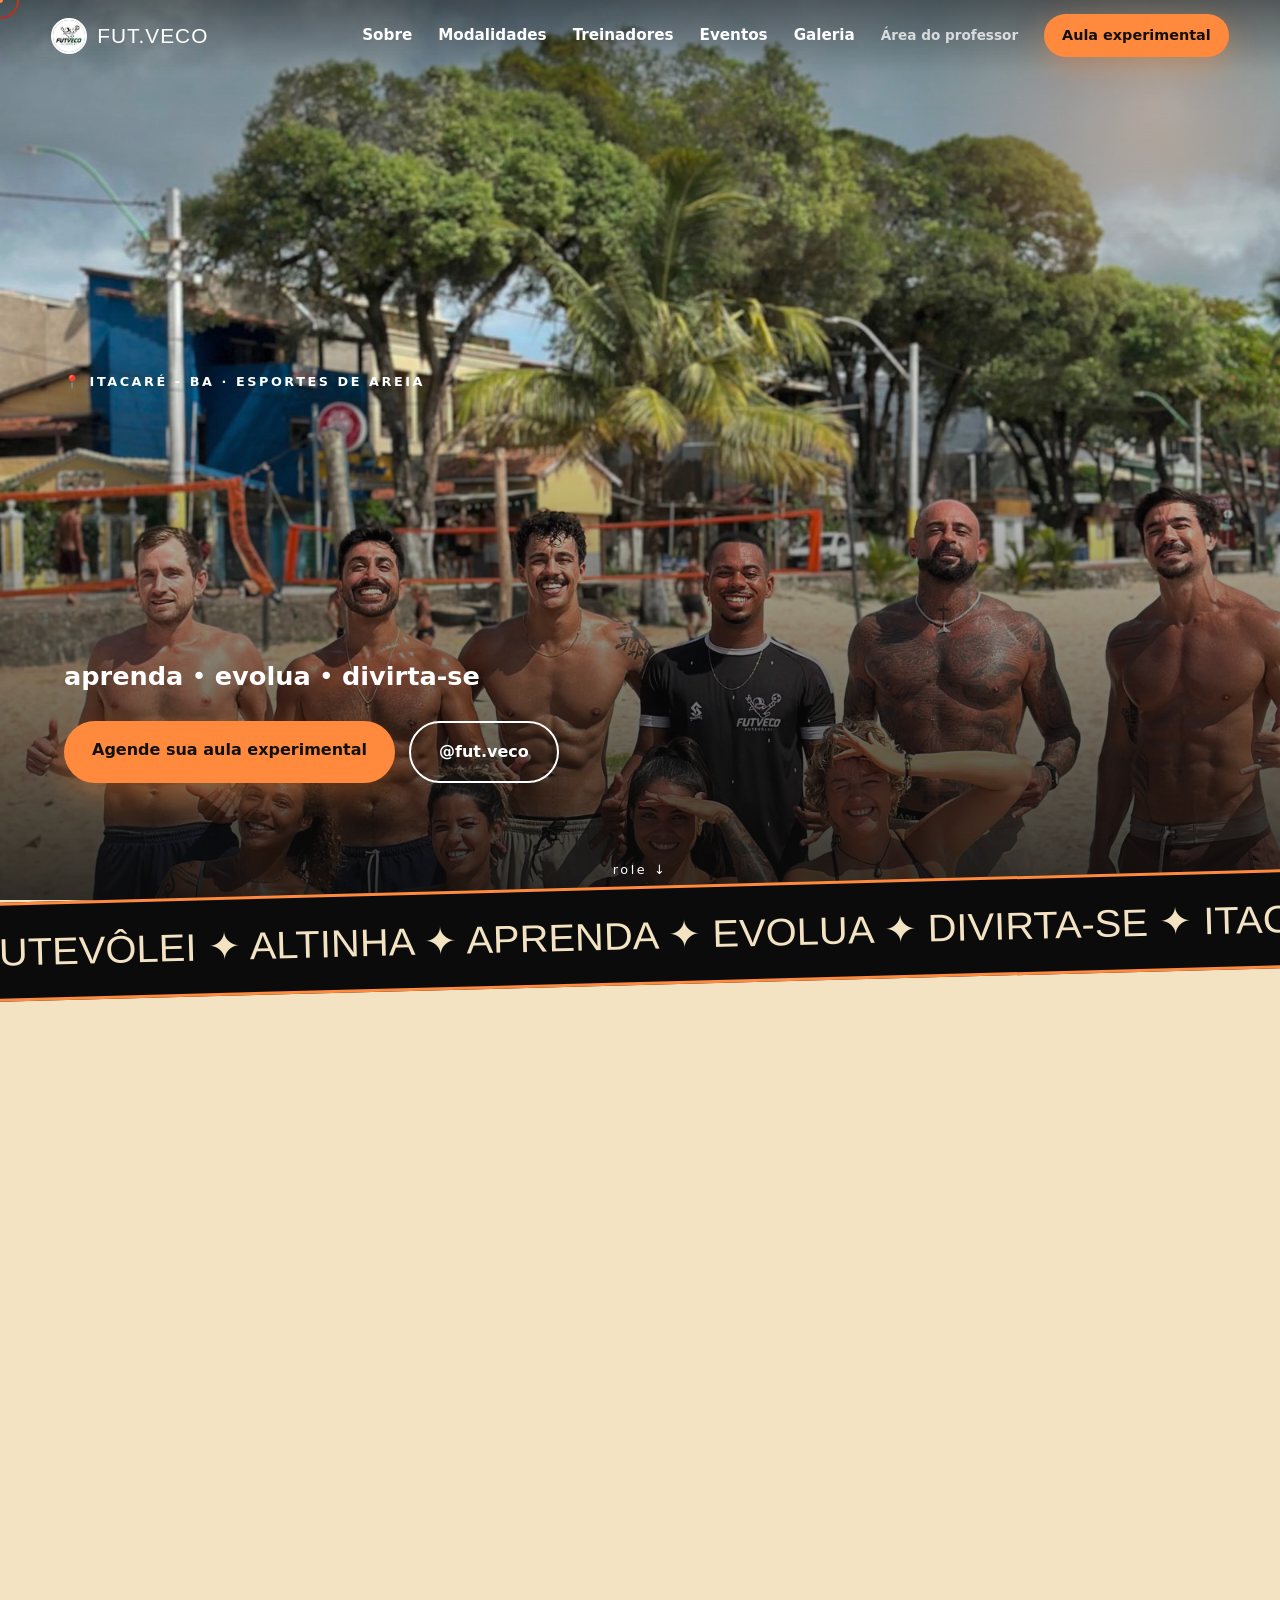
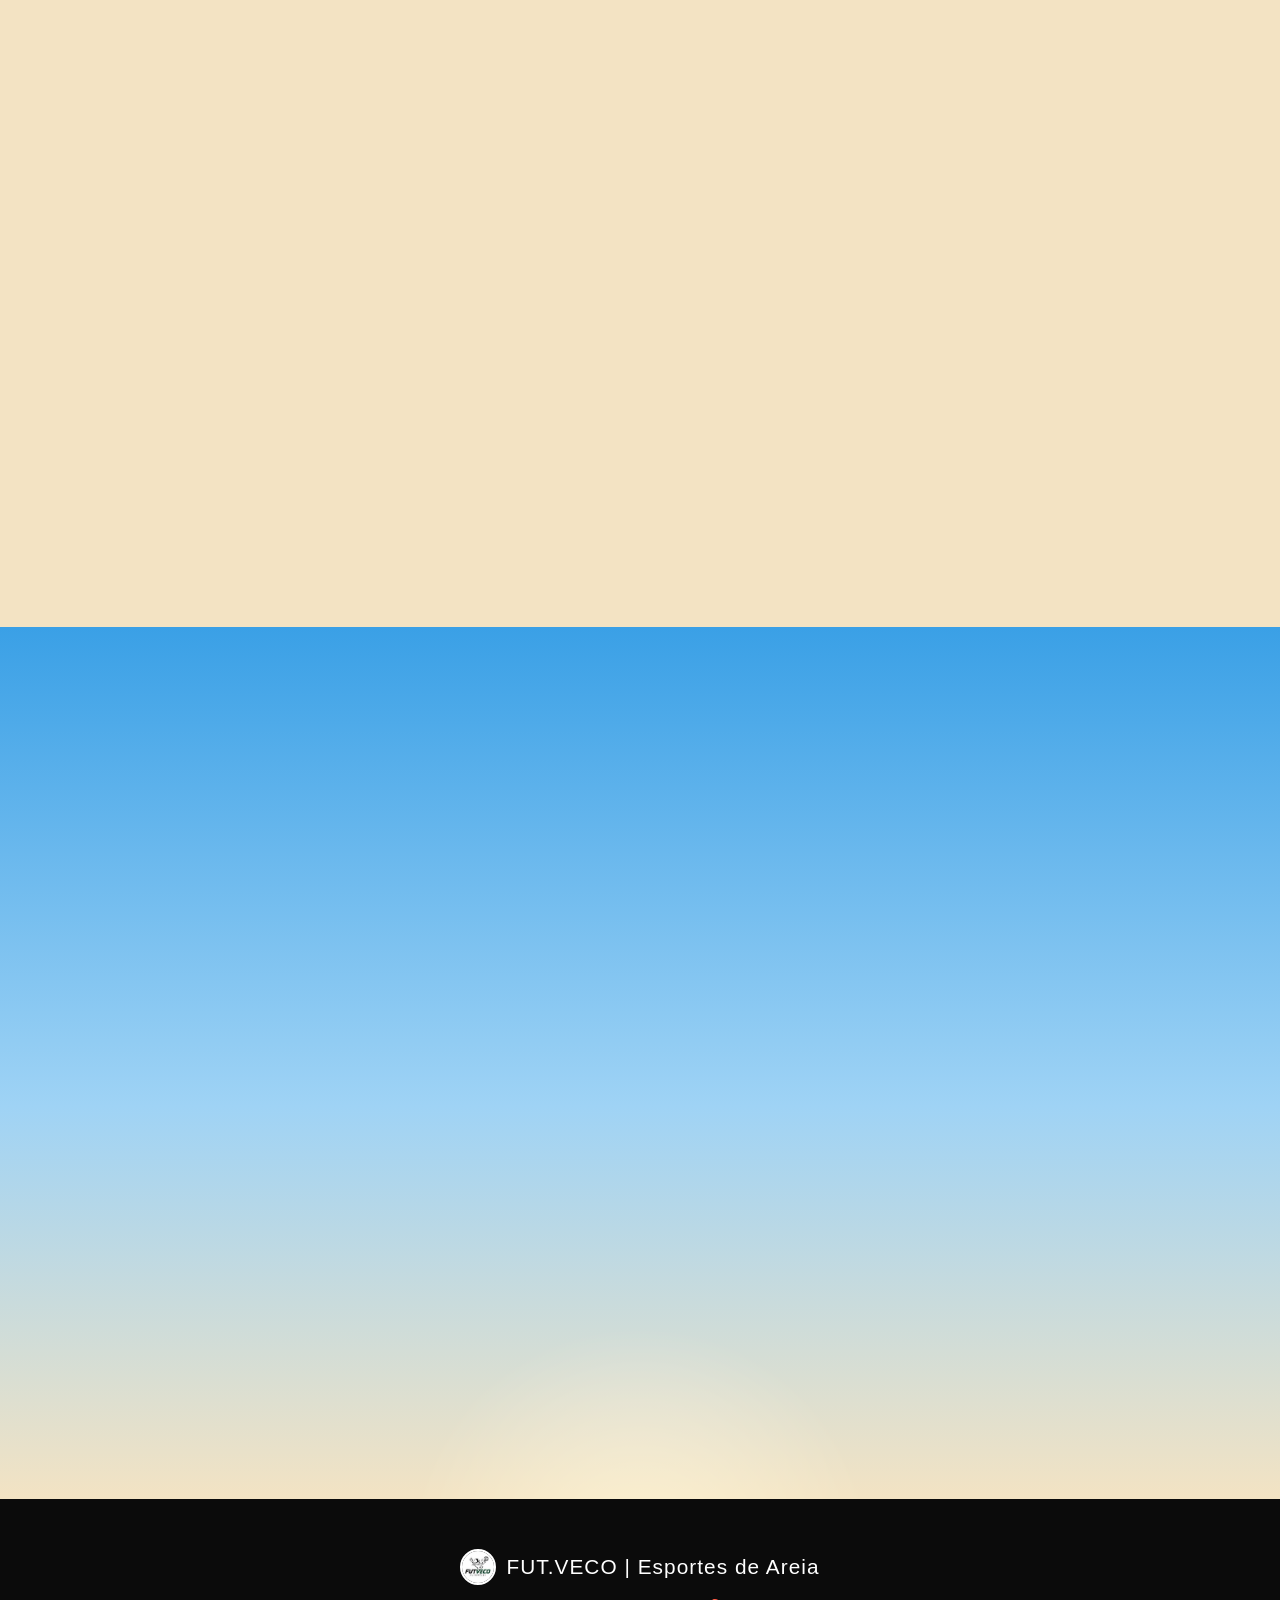
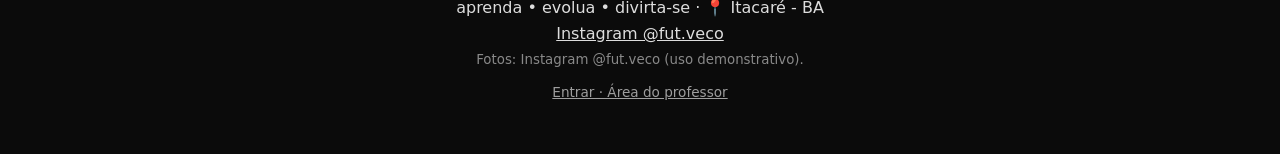
<file: index.html>
<!doctype html><html lang="pt-BR"><head><meta charset="utf-8">
<meta http-equiv="Content-Security-Policy" content="default-src 'self'; script-src 'self'; style-src 'self' https://fonts.googleapis.com; font-src https://fonts.gstatic.com; img-src 'self' data:; connect-src 'self'; object-src 'none'; base-uri 'self'; form-action 'none'; frame-src 'none'">
<meta name="referrer" content="strict-origin-when-cross-origin">
<link rel="canonical" href="https://kauan-gattward.github.io/futveco/">
<meta property="og:url" content="https://kauan-gattward.github.io/futveco/"><meta property="og:locale" content="pt_BR"><meta property="og:site_name" content="FUT.VECO">
<meta property="og:image:width" content="1200"><meta property="og:image:height" content="630"><meta property="og:image:alt" content="Alunos da FUT.VECO na areia em Itacaré">
<meta name="twitter:image" content="https://kauan-gattward.github.io/futveco/og.jpg">
<link rel="preload" as="image" href="img/18.jpg" fetchpriority="high">

<meta name="viewport" content="width=device-width,initial-scale=1,viewport-fit=cover">
<title>FUT.VECO | Esportes de Areia — Futevôlei em Itacaré-BA</title>
<meta name="description" content="Escola de futevôlei e altinha em Itacaré-BA. Aprenda • evolua • divirta-se. Treino para todos os níveis.">
<meta name="theme-color" content="#0b0b0b">
<meta property="og:type" content="website"><meta property="og:title" content="FUT.VECO | Esportes de Areia">
<meta property="og:description" content="aprenda • evolua • divirta-se — treino para todos os níveis. 📍 Itacaré - BA">
<meta property="og:image" content="https://kauan-gattward.github.io/futveco/og.jpg"><meta name="twitter:card" content="summary_large_image">
<link rel="icon" href="favicon.png"><link rel="apple-touch-icon" href="img/profile.jpg">
<link rel="preconnect" href="https://fonts.googleapis.com"><link rel="preconnect" href="https://fonts.gstatic.com" crossorigin>
<link href="https://fonts.googleapis.com/css2?family=Anton&family=Inter:wght@400;600;800&display=swap" rel="stylesheet">
<link rel="stylesheet" href="style.css">
<noscript><link rel="stylesheet" href="noscript.css"></noscript>
<script src="admin/data.js" defer></script>
<script src="script.js" defer></script></head><body>
<a class="skip" href="#sobre">Pular para o conteúdo</a>
<div id="loader" aria-hidden="true"><div class="lball"></div><div class="lname">FUT.VECO</div><div class="lbar"><i></i></div></div>
<div class="cursor" aria-hidden="true"></div><div class="cursor-dot" aria-hidden="true"></div>
<header class="nav"><a href="#topo" class="brand"><img src="img/profile.jpg" width="150" height="150" alt="">FUT.VECO</a>
<button class="burger" aria-label="Abrir menu" aria-expanded="false" aria-controls="menu"><span></span><span></span></button>
<nav class="menu" id="menu" aria-label="Menu principal"><a href="#sobre">Sobre</a><a href="#modalidades">Modalidades</a><a href="#treinadores">Treinadores</a><a href="#eventos">Eventos</a><a href="#galeria">Galeria</a><a href="admin/" class="prof-link">Área do professor</a><a href="#aula" class="btn sm magnetic">Aula experimental</a></nav></header>
<main>
<section id="topo" class="hero">
 <div class="hero-bg" data-parallax="0.3"><img src="img/18.jpg" width="1600" height="2133" fetchpriority="high" decoding="async" alt="Alunos da FUT.VECO reunidos na areia em Itacaré"></div>
 <div class="sun"></div><div class="hero-shade"></div>
 <div class="hero-in">
  <p class="kicker reveal">📍 Itacaré - BA · Esportes de Areia</p>
  <h1 class="kinetic" aria-label="FUT.VECO"><span aria-hidden="true">FUT</span><span class="dot" aria-hidden="true">.</span><span aria-hidden="true">VECO</span></h1>
  <p class="tag"><b>aprenda</b> • <b>evolua</b> • <b>divirta-se</b></p>
  <div class="ctas"><a href="https://ig.me/m/fut.veco" target="_blank" rel="noopener noreferrer" class="btn magnetic" data-exp>Agende sua aula experimental</a><a href="https://www.instagram.com/fut.veco/" target="_blank" rel="noopener noreferrer" class="btn ghost magnetic">@fut.veco</a></div>
 </div>
 <a href="#sobre" class="scroll-hint" aria-label="Rolar para a seção Sobre">role ↓</a>
</section>
<div class="marquee" aria-hidden="true"><div class="track"><span>FUTEVÔLEI ✦ ALTINHA ✦ APRENDA ✦ EVOLUA ✦ DIVIRTA-SE ✦ ITACARÉ-BA ✦ TREINO PARA TODOS OS NÍVEIS ✦ </span><span>FUTEVÔLEI ✦ ALTINHA ✦ APRENDA ✦ EVOLUA ✦ DIVIRTA-SE ✦ ITACARÉ-BA ✦ TREINO PARA TODOS OS NÍVEIS ✦ </span></div></div>

<section id="sobre" class="sec sobre"><div class="wrap two">
 <div><p class="eyebrow reveal">Sobre</p><h2 class="reveal">Esportes de areia com o pé na praia de Itacaré.</h2>
 <p class="reveal">A <b>FUT.VECO</b> é uma escola de futevôlei e altinha em Itacaré, Bahia. Aqui o lema é simples: <b>aprenda, evolua e divirta-se</b> — com <b>treino para todos os níveis</b>, do primeiro toque na bola ao campeonato.</p>
 <p class="reveal">Treinos de técnica, condicionamento e leitura de jogo (tem até treino cognitivo-reativo!), sempre com resenha boa e muita energia na areia.</p>
 <p class="reveal note">🕒 Veja horários e local nos <a href="https://www.instagram.com/fut.veco/" target="_blank" rel="noopener noreferrer">destaques do Instagram</a>.</p></div>
 <div class="stack reveal"><img src="img/thumb/01.jpg" width="640" height="1137" alt="Treino cognitivo-reativo na areia" data-parallax="-0.08" loading="lazy"><img src="img/thumb/09.jpg" width="640" height="1138" alt="Short FUT.VECO - parceria Vida de Sereia" class="s2" data-parallax="0.1" loading="lazy"></div>
</div></section>

<section id="modalidades" class="sec dark"><div class="wrap">
 <p class="eyebrow reveal">Modalidades</p><h2 class="reveal">Escolha seu jogo.</h2>
 <div class="cards">
  <article class="card tilt reveal"><img src="img/thumb/16.jpg" width="640" height="1138" alt="Treino de futevôlei" loading="lazy"><div class="ci"><span class="num">01</span><h3>Futevôlei</h3><p>Fundamentos, técnica, tática e condicionamento — com dicas e treinos para todos os níveis.</p></div></article>
  <article class="card tilt reveal"><img src="img/thumb/03.jpg" width="640" height="853" alt="Altinha na praia" loading="lazy"><div class="ci"><span class="num">02</span><h3>Altinha</h3><p>A roda clássica da praia: controle de bola, toque refinado e muita diversão entre amigos.</p></div></article>
 </div></div></section>

<section id="treinadores" class="sec"><div class="wrap">
 <p class="eyebrow reveal">Treinadores</p><h2 class="reveal">Aos comandos de…</h2>
 <div class="coaches">
  <a class="coach reveal magnetic" href="https://www.instagram.com/veveco.ftv/" target="_blank" rel="noopener noreferrer"><span class="ini">V</span><b>@veveco.ftv</b><small>ver perfil ↗</small></a>
  <a class="coach reveal magnetic" href="https://www.instagram.com/jpzin__19/" target="_blank" rel="noopener noreferrer"><span class="ini">J</span><b>@jpzin__19</b><small>ver perfil ↗</small></a>
  <a class="coach reveal magnetic" href="https://www.instagram.com/mar.1aac/" target="_blank" rel="noopener noreferrer"><span class="ini">M</span><b>@mar.1aac</b><small>ver perfil ↗</small></a>
 </div></div></section>

<section id="eventos" class="sec sand"><div class="wrap">
 <p class="eyebrow reveal">Eventos & conquistas</p><h2 class="reveal">Na areia, tem história.</h2>
 <ol class="timeline">
  <li class="reveal"><img src="img/thumb/02.jpg" width="640" height="853" alt="Alunos com troféus em Barra Grande" loading="lazy"><div><h3>🏆 Circuito Regional de Futevôlei — Barra Grande</h3><p>Etapa da R2 Sports com alunos trazendo troféus para casa. Parabéns, time!</p></div></li>
  <li class="reveal"><img src="img/thumb/05.jpg" width="640" height="1138" alt="Arte do 1º Campeonato Interno" loading="lazy"><div><h3>🥇 1º Campeonato Interno FutVeco — 3 de outubro</h3><p>Disputa na areia do CT, uma experiência para viver junto com a família FUT.VECO.</p></div></li>
  <li class="reveal"><img src="img/thumb/09.jpg" width="640" height="1138" alt="Parceria Vida de Sereia" loading="lazy"><div><h3>🧜‍♀️ Parceria Vida de Sereia</h3><p>Sintonia e energia em uma parceria que veste a areia.</p></div></li>
  <li class="reveal"><img src="img/thumb/15.jpg" width="640" height="1138" alt="Brasil x Israel" loading="lazy"><div><h3>🇧🇷 × 🇮🇱 Conexão Brasil x Israel</h3><p>Troca de experiências com <a href="https://www.instagram.com/omer_sharvit_/" target="_blank" rel="noopener noreferrer">@omer_sharvit_</a>.</p></div></li>
  <li class="reveal"><img src="img/thumb/18.jpg" width="640" height="853" alt="Aulão de trick" loading="lazy"><div><h3>⚡ Primeiro aulão de trick</h3><p>Com o prof. <a href="https://www.instagram.com/jpzin__19/" target="_blank" rel="noopener noreferrer">@jpzin__19</a> — e aula experimental para quem quis conhecer.</p></div></li>
 </ol></div></section>

<section id="numeros" class="sec dark nums"><div class="wrap grid4">
 <div class="n reveal"><b data-count="63">63</b><span>posts</span></div>
 <div class="n reveal"><b data-count="1038">1.038</b><span>seguidores</span></div>
 <div class="n reveal"><b data-count="3">3</b><span>treinadores</span></div>
 <div class="n reveal"><b data-count="2">2</b><span>modalidades</span></div>
</div></section>

<section id="galeria" class="sec"><div class="wrap">
 <p class="eyebrow reveal">Galeria</p><h2 class="reveal">Direto do @fut.veco</h2>
 <div class="masonry" id="gal"></div>
 <noscript><p>Ative o JavaScript para ver a galeria completa, ou veja todas as fotos no <a href="https://www.instagram.com/fut.veco/" rel="noopener noreferrer">Instagram @fut.veco</a>.</p></noscript></div></section>

<section id="aula" class="sec cta"><div class="sun s2"></div><div class="wrap center">
 <h2 class="reveal big">Agende sua<br><em>aula experimental</em></h2>
 <p class="reveal">Treino para todos os níveis. Chama no direct e venha jogar com a gente em Itacaré!</p>
 <div class="ctas reveal"><a href="https://ig.me/m/fut.veco" target="_blank" rel="noopener noreferrer" class="btn magnetic" data-exp>Agendar aula experimental</a><a href="https://ig.me/m/fut.veco" target="_blank" rel="noopener noreferrer" class="btn ghost dk magnetic">Mandar mensagem no Instagram</a><a href="https://www.instagram.com/fut.veco/" target="_blank" rel="noopener noreferrer" class="btn ghost dk magnetic">Ver horários e local</a></div>
</div></section>
</main>
<footer class="foot"><div class="wrap"><div class="brand"><img src="img/profile.jpg" width="150" height="150" alt="">FUT.VECO | Esportes de Areia</div>
<p>aprenda • evolua • divirta-se · 📍 Itacaré - BA</p><p><a href="https://www.instagram.com/fut.veco/" target="_blank" rel="noopener noreferrer">Instagram @fut.veco</a></p>
<small>Fotos: Instagram @fut.veco (uso demonstrativo).</small><p class="foot-admin"><a href="admin/">Entrar · Área do professor</a></p></div></footer>
<dialog class="exp-dlg" id="expDlg" aria-labelledby="expTitle">
 <form id="expForm" method="dialog" novalidate>
  <button class="exp-x" value="cancel" formnovalidate aria-label="Fechar">×</button>
  <h2 id="expTitle">Aula experimental</h2>
  <p class="exp-demo" role="note"><b>Demonstração:</b> o pedido fica salvo só neste navegador (área do professor de exemplo). Para garantir sua vaga, chame também no Instagram.</p>
  <label>Seu nome *<input name="nome" required maxlength="80" autocomplete="name"></label>
  <label>WhatsApp *<input name="telefone" type="tel" inputmode="tel" required maxlength="20" autocomplete="tel" placeholder="(73) 9...."></label>
  <div class="exp-two"><label>Nível<select name="nivel"><option value="iniciante">Iniciante</option><option value="intermediário">Intermediário</option><option value="avançado">Avançado</option></select></label>
  <label>Data preferida *<input name="data" type="date" required></label></div>
  <p class="exp-err" role="alert"></p>
  <button class="btn" value="ok">Enviar pedido</button>
  <a href="https://ig.me/m/fut.veco" target="_blank" rel="noopener noreferrer" class="exp-ig">Prefiro mandar DM no Instagram ↗</a>
 </form>
 <div class="exp-ok" hidden role="status"><div class="exp-ball" aria-hidden="true"></div><h2>Pedido enviado! 🏐</h2><p>Obrigado! Agora é só confirmar com a gente pelo Instagram.</p><a href="https://ig.me/m/fut.veco" target="_blank" rel="noopener noreferrer" class="btn">Confirmar no Instagram</a><button type="button" class="exp-close link">Fechar</button></div>
</dialog>
<div class="lb" id="lb" aria-hidden="true" role="dialog" aria-modal="true" aria-label="Galeria de fotos" hidden><button class="lb-x" aria-label="Fechar">×</button><button class="lb-p" aria-label="Anterior">‹</button><img alt="" decoding="async"><button class="lb-n" aria-label="Próxima">›</button><p class="lb-c" aria-live="polite"></p></div>
</body></html>
</file>
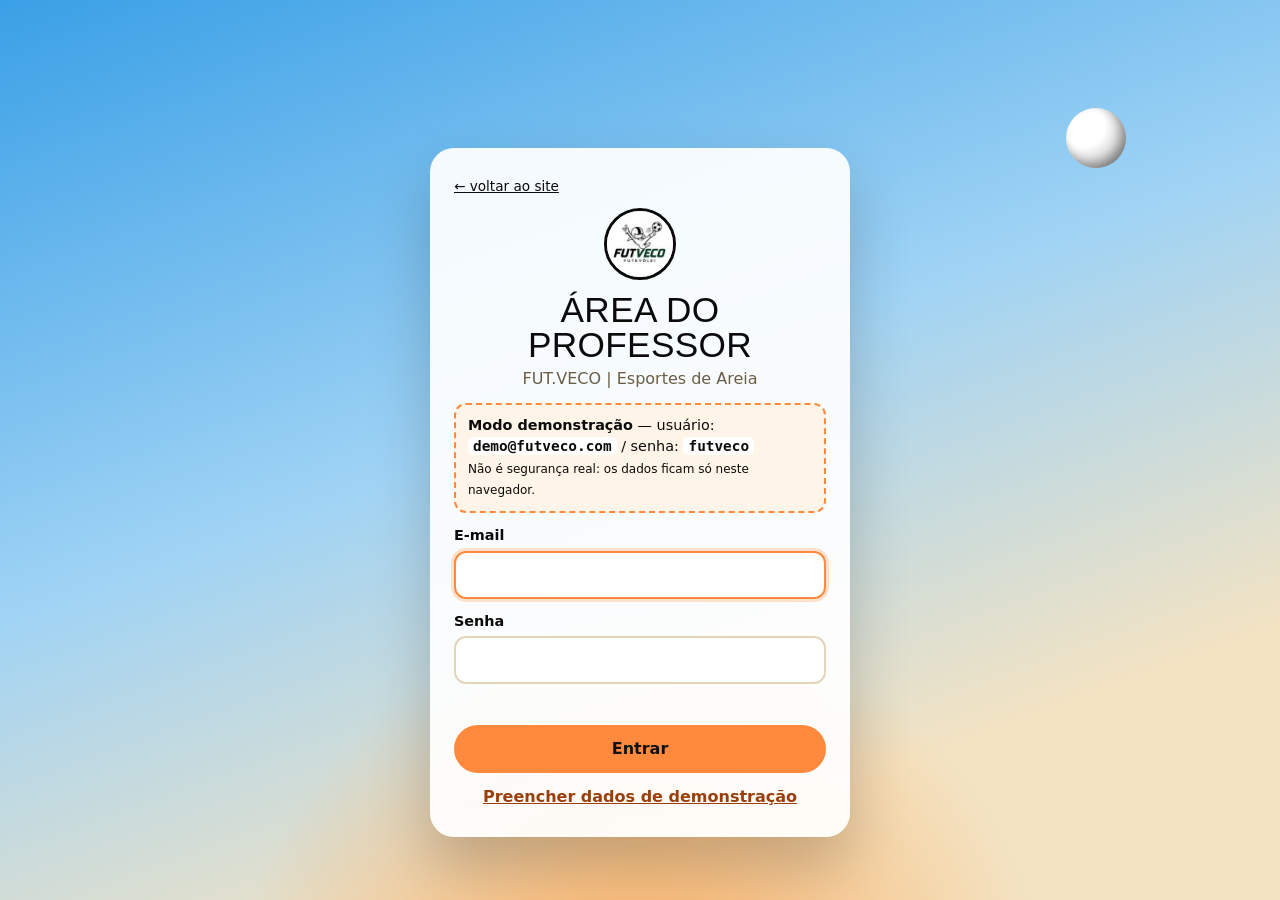
<file: admin/index.html>
<!doctype html><html lang="pt-BR"><head><meta charset="utf-8">
<meta http-equiv="Content-Security-Policy" content="default-src 'self'; script-src 'self'; style-src 'self' https://fonts.googleapis.com; font-src https://fonts.gstatic.com; img-src 'self' data: blob:; connect-src 'self' https://*.supabase.co; object-src 'none'; base-uri 'self'; form-action 'self'; frame-src 'none'">
<meta name="referrer" content="strict-origin-when-cross-origin">
<meta name="robots" content="noindex, nofollow">
<meta name="viewport" content="width=device-width,initial-scale=1,viewport-fit=cover">
<meta name="theme-color" content="#0b0b0b">
<title>Área do professor — FUT.VECO</title>
<link rel="icon" href="../favicon.png">
<link rel="preconnect" href="https://fonts.googleapis.com"><link rel="preconnect" href="https://fonts.gstatic.com" crossorigin>
<link href="https://fonts.googleapis.com/css2?family=Anton&family=Inter:wght@400;600;800&display=swap" rel="stylesheet">
<link rel="stylesheet" href="admin.css">
<script src="data.js" defer></script><script src="app.js" defer></script>
</head><body>
<noscript><p class="nojs">Esta área precisa de JavaScript ativado.</p></noscript>
<!-- LOGIN -->
<section id="login" class="login" hidden>
 <div class="login-bg" aria-hidden="true"><div class="sun"></div><div class="ball"></div></div>
 <form class="login-card" id="loginForm" novalidate>
  <a href="../" class="back">← voltar ao site</a>
  <img src="../img/profile.jpg" width="72" height="72" alt="" class="logo">
  <h1>Área do professor</h1>
  <p class="muted">FUT.VECO | Esportes de Areia</p>
  <div class="demo-note" role="note"><b>Modo demonstração</b> — usuário: <code>demo@futveco.com</code> / senha: <code>futveco</code><br><small>Não é segurança real: os dados ficam só neste navegador.</small></div>
  <label>E-mail<input type="email" name="email" autocomplete="username" required></label>
  <label>Senha<input type="password" name="senha" autocomplete="current-password" required></label>
  <p class="err" id="loginErr" role="alert"></p>
  <button class="btn" type="submit">Entrar</button>
  <button class="link" type="button" id="fillDemo">Preencher dados de demonstração</button>
 </form>
</section>
<!-- APP -->
<div id="app" class="app" hidden>
 <header class="top">
  <button class="icon burger" id="burger" aria-label="Abrir menu" aria-expanded="false" aria-controls="side"><span></span><span></span><span></span></button>
  <div class="tbrand"><img src="../img/profile.jpg" width="32" height="32" alt="">FUT.VECO <small>admin</small></div>
  <span class="pill demo">dados de exemplo</span>
 </header>
 <aside class="side" id="side" aria-label="Navegação">
  <div class="sbrand"><img src="../img/profile.jpg" width="40" height="40" alt=""><div><b>FUT.VECO</b><small>Área do professor</small></div></div>
  <nav id="nav"></nav>
  <div class="sfoot">
   <button class="sbtn" id="btnExport" type="button">⬇ Exportar backup</button>
   <label class="sbtn file">⬆ Importar backup<input type="file" id="fileImport" accept="application/json,.json"></label>
   <button class="sbtn" id="btnReset" type="button">↺ Restaurar dados de exemplo</button>
   <button class="sbtn" id="btnLogout" type="button">⎋ Sair</button>
   <a class="sbtn" href="../">← Site público</a>
  </div>
 </aside>
 <div class="scrim" id="scrim" hidden></div>
 <main id="main" class="main" tabindex="-1"></main>
</div>
<dialog id="dlg" class="dlg" aria-labelledby="dlgTitle"><form method="dialog" id="dlgForm" novalidate><header><h2 id="dlgTitle"></h2><button class="icon x" value="cancel" formnovalidate aria-label="Fechar">×</button></header><div class="dlg-body" id="dlgBody"></div><footer id="dlgFoot"></footer></form></dialog>
<div class="toasts" id="toasts" aria-live="polite"></div>
</body></html>
</file>
<file: style.css>
:root{--ink:#0b0b0b;--sand:#f3e3c3;--sand2:#e9cf9f;--sky:#3aa0e6;--sun:#ff8a3d;--w:#fff}
*{box-sizing:border-box;margin:0;padding:0}html{scroll-behavior:smooth;scroll-padding-top:70px;overflow-x:hidden;-webkit-text-size-adjust:100%}
@supports(overflow:clip){html,body{overflow-x:clip}}
body{font-family:Inter,system-ui,sans-serif;background:var(--sand);color:var(--ink);overflow-x:hidden;line-height:1.6}
body.loading{overflow:hidden}img{display:block;max-width:100%;height:auto}a{color:inherit}
h1,h2,h3,.lname,.num,.n b{font-family:Anton,Impact,sans-serif;font-weight:400;letter-spacing:.01em;line-height:1}
h2{font-size:clamp(2.2rem,6vw,4.4rem);margin:.2em 0 .5em;text-transform:uppercase}
.wrap{width:min(1180px,92vw);margin:auto}.sec{padding:clamp(70px,12vw,140px) 0;position:relative;overflow:hidden}
.eyebrow{text-transform:uppercase;letter-spacing:.3em;font-weight:800;font-size:.8rem;color:#9a3f0c}.dark .eyebrow{color:var(--sun)}
.skip{position:absolute;left:-999px;top:8px;z-index:200;background:#fff;color:#111;padding:10px 16px;border-radius:8px}.skip:focus{left:8px}
:focus-visible{outline:3px solid var(--sun);outline-offset:3px}
.dark{background:var(--ink);color:var(--w)}.sand{background:var(--sand2)}
/* loader */
#loader{position:fixed;inset:0;background:var(--ink);z-index:100;display:grid;place-content:center;justify-items:center;gap:18px;color:#fff;transition:clip-path .9s cubic-bezier(.7,0,.2,1)}
#loader{animation:lfail .01s 6s forwards}@keyframes lfail{to{visibility:hidden;opacity:0}}
#loader.done{clip-path:inset(0 0 100% 0);pointer-events:none}.lname{font-size:3rem;letter-spacing:.1em}
.lbar{width:180px;height:3px;background:#333;overflow:hidden}.lbar i{display:block;height:100%;width:0;background:var(--sun);transition:width .3s}
.lball,.ball{width:56px;height:56px;border-radius:50%;background:radial-gradient(circle at 30% 30%,#fff 0 30%,#ddd 60%,#999);position:relative;box-shadow:inset -6px -6px 12px rgba(0,0,0,.3)}
.lball::after,.ball::after{content:"";position:absolute;inset:0;border-radius:50%;background:conic-gradient(from 0deg,transparent 0 20%,#111 20% 25%,transparent 25% 45%,#111 45% 50%,transparent 50% 70%,#111 70% 75%,transparent 75% 95%,#111 95%);-webkit-mask:radial-gradient(circle,transparent 45%,#000 47%);mask:radial-gradient(circle,transparent 45%,#000 47%);opacity:.8}
.lball{animation:bounce .6s infinite alternate cubic-bezier(.5,0,1,.5),spin 1.2s linear infinite}
@keyframes bounce{to{transform:translateY(-40px)}}@keyframes spin{to{rotate:360deg}}
/* cursor */
.cursor,.cursor-dot{position:fixed;top:0;left:0;pointer-events:none;z-index:99;border-radius:50%;transform:translate(-50%,-50%);display:none}
.cursor{width:38px;height:38px;border:2px solid var(--sun);transition:width .25s,height .25s,background .25s;mix-blend-mode:difference}
.cursor.big{width:70px;height:70px;background:rgba(255,138,61,.25)}.cursor-dot{width:6px;height:6px;background:var(--sun)}
@media (hover:hover) and (pointer:fine){.cursor,.cursor-dot{display:block}}
/* nav */
.nav{position:fixed;top:0;left:0;right:0;z-index:50;display:flex;justify-content:space-between;align-items:center;padding:max(14px,env(safe-area-inset-top)) 4vw 14px;background:linear-gradient(rgba(0,0,0,.35),transparent);transition:background .3s,padding .3s;color:#fff}
.nav.solid{background:rgba(11,11,11,.85);-webkit-backdrop-filter:blur(10px);backdrop-filter:blur(10px);padding:8px 4vw}
.brand{display:flex;align-items:center;gap:10px;font-family:Anton,sans-serif;font-size:1.3rem;text-decoration:none;letter-spacing:.05em}
.brand img{width:36px;height:36px;border-radius:50%;border:2px solid #fff}
.menu{display:flex;gap:26px;align-items:center}.menu a{text-decoration:none;font-weight:600;font-size:.95rem}
.menu a:not(.btn){position:relative}.menu a:not(.btn)::after{content:"";position:absolute;left:0;bottom:-4px;height:2px;width:100%;background:var(--sun);transform:scaleX(0);transition:transform .3s}.menu a:hover::after{transform:scaleX(1)}
.burger{display:none;background:none;border:0;width:44px;height:44px;position:relative;z-index:60;cursor:pointer}
.burger span{position:absolute;left:8px;right:8px;height:2px;background:#fff;transition:.3s}.burger span:first-child{top:16px}.burger span:last-child{top:25px}
.burger.on span:first-child{top:20px;rotate:45deg}.burger.on span:last-child{top:20px;rotate:-45deg}
@media(max-width:860px){.burger{display:block}.menu{position:fixed;inset:0;height:100vh;height:100dvh;background:var(--ink);flex-direction:column;justify-content:center;gap:28px;clip-path:circle(0 at calc(100% - 40px) 36px);visibility:hidden;transition:clip-path .6s cubic-bezier(.7,0,.2,1),visibility 0s .6s}
.menu.open{clip-path:circle(150% at calc(100% - 40px) 36px);visibility:visible;transition:clip-path .6s cubic-bezier(.7,0,.2,1)}.menu a{font-size:1.6rem;font-family:Anton,sans-serif}}
/* buttons */
.btn{display:inline-block;background:var(--sun);color:#111;padding:16px 28px;border-radius:999px;font-weight:800;text-decoration:none;transition:background .3s,color .3s,box-shadow .3s;box-shadow:0 10px 30px rgba(255,138,61,.35);will-change:transform}
.btn:hover{background:#fff}.btn.ghost{background:transparent;color:#fff;border:2px solid #fff;box-shadow:none}.btn.ghost:hover{background:#fff;color:#111}
.btn.ghost.dk{color:#111;border-color:#111}.btn.ghost.dk:hover{background:#111;color:#fff}.btn.sm{padding:10px 18px;font-size:.9rem}
.ctas{display:flex;gap:14px;flex-wrap:wrap}
/* hero */
.hero{height:100vh;height:100svh;min-height:600px;position:relative;overflow:hidden;color:#fff;display:flex;align-items:flex-end}
.hero-bg{position:absolute;inset:-10% 0 0;}.hero-bg img{width:100%;height:110%;object-fit:cover;object-position:center 35%;animation:kb 18s ease-in-out infinite alternate}
@keyframes kb{to{transform:scale(1.12)}}
.hero-shade{position:absolute;inset:0;background:linear-gradient(180deg,rgba(0,0,0,.35),transparent 35%,rgba(11,11,11,.85))}
.sun{position:absolute;width:40vmax;height:40vmax;border-radius:50%;right:-10vmax;top:-12vmax;background:radial-gradient(circle,rgba(255,170,80,.75),rgba(255,138,61,0) 65%);mix-blend-mode:screen;animation:pulse 6s ease-in-out infinite}
@keyframes pulse{50%{transform:scale(1.15);opacity:.7}}
.hero-in{position:relative;z-index:2;padding:0 5vw 13vh;width:100%}
.kicker{font-weight:600;letter-spacing:.2em;text-transform:uppercase;font-size:.8rem}
.kinetic{font-size:clamp(4.5rem,19vw,15rem);display:flex;margin:.05em 0;text-shadow:0 10px 40px rgba(0,0,0,.4)}
.js .kinetic span{display:inline-block;transform:translateY(110%) rotate(8deg);opacity:0}.kinetic span{display:inline-block}
.ready .kinetic span{animation:up .9s cubic-bezier(.2,.9,.2,1.2) forwards}.ready .kinetic span:nth-child(2){animation-delay:.12s;color:var(--sun)}.ready .kinetic span:nth-child(3){animation-delay:.24s}
@keyframes up{to{transform:none;opacity:1}}
.tag{font-size:clamp(1.1rem,3vw,1.6rem);margin-bottom:24px}.tag b{display:inline-block}.ready .tag b{animation:wob 3s ease-in-out infinite}.tag b:nth-child(2){animation-delay:.3s!important}.tag b:nth-child(3){animation-delay:.6s!important}
@keyframes wob{0%,80%,100%{transform:none}90%{transform:translateY(-6px);color:var(--sun)}}
@keyframes fl{0%,100%{transform:translateY(0) rotate(0)}50%{transform:translateY(-50px) rotate(200deg)}}
.scroll-hint{position:absolute;bottom:20px;left:50%;translate:-50%;z-index:3;font-size:.8rem;letter-spacing:.2em;text-decoration:none;animation:hint 2s infinite}
@keyframes hint{50%{transform:translateY(6px);opacity:.5}}
.marquee{background:var(--ink);color:var(--sand);overflow:hidden;padding:16px 0;border-block:3px solid var(--sun);transform:rotate(-1.5deg) scaleX(1.04);margin:-14px 0 0;position:relative;z-index:4}
.track{display:flex;width:max-content;animation:mq 28s linear infinite}.track span{font-family:Anton,sans-serif;font-size:clamp(1.4rem,3.5vw,2.4rem);white-space:pre;padding-right:.5em}
@keyframes mq{to{transform:translateX(-50%)}}
/* sobre */
.two{display:grid;grid-template-columns:1.1fr .9fr;gap:6vw;align-items:center}.two p{margin-bottom:1em;font-size:1.08rem}
.note a{font-weight:800;color:#b5501a}
.stack{position:relative;height:clamp(420px,55vw,620px)}.stack img{position:absolute;width:62%;border-radius:20px;box-shadow:0 30px 60px rgba(0,0,0,.25);aspect-ratio:9/14;object-fit:cover}
.stack img:first-child{left:0;top:0;rotate:-4deg}.stack .s2{right:0;bottom:0;rotate:5deg}
@media(max-width:860px){.two{grid-template-columns:1fr}}
/* cards */
.cards{display:grid;grid-template-columns:1fr 1fr;gap:28px}.card{position:relative;border-radius:24px;overflow:hidden;aspect-ratio:4/5;transform-style:preserve-3d;transition:transform .2s}
.card img{width:100%;height:100%;object-fit:cover;transition:transform .8s}.card:hover img{transform:scale(1.08)}
.ci{position:absolute;inset:auto 0 0;padding:28px;background:linear-gradient(transparent,rgba(0,0,0,.85))}.ci h3{font-size:clamp(2.2rem,5vw,3.6rem);text-transform:uppercase}.num{color:var(--sun);font-size:1.2rem}
@media(max-width:700px){.cards{grid-template-columns:1fr}}
/* coaches */
.coaches{display:grid;grid-template-columns:repeat(3,1fr);gap:22px}
.coach{background:var(--ink);color:#fff;border-radius:24px;padding:34px 24px;text-decoration:none;display:flex;flex-direction:column;gap:8px;transition:background .3s}
.coach:hover{background:var(--sun);color:#111}.ini{font-family:Anton,sans-serif;font-size:4rem;line-height:1;width:90px;height:90px;border-radius:50%;display:grid;place-items:center;background:linear-gradient(135deg,var(--sky),var(--sun));color:#fff;margin-bottom:10px}
.coach b{font-size:1.3rem}.coach small{opacity:.7}
@media(max-width:760px){.coaches{grid-template-columns:1fr}}
/* timeline */
.timeline{list-style:none;position:relative;padding-left:34px}.timeline::before{content:"";position:absolute;left:8px;top:0;bottom:0;width:3px;background:var(--ink);transform-origin:top;transform:scaleY(var(--p,0))}
.timeline li{display:grid;grid-template-columns:160px 1fr;gap:24px;align-items:center;margin-bottom:34px;position:relative;background:rgba(255,255,255,.55);padding:16px;border-radius:20px}
.timeline li::before{content:"";position:absolute;left:-33px;top:50%;width:16px;height:16px;border-radius:50%;background:var(--sun);border:3px solid var(--ink);translate:0 -50%}
.timeline img{width:160px;height:160px;object-fit:cover;border-radius:14px}.timeline h3{font-size:1.6rem;margin-bottom:6px}.timeline a{font-weight:800}
@media(max-width:600px){.timeline li{grid-template-columns:1fr}.timeline img{width:100%;height:200px}}
/* nums */
.grid4{display:grid;grid-template-columns:repeat(4,1fr);gap:20px;text-align:center}.n b{display:block;font-size:clamp(3rem,9vw,6rem);color:var(--sun)}.n span{text-transform:uppercase;letter-spacing:.2em;font-size:.8rem}
@media(max-width:700px){.grid4{grid-template-columns:1fr 1fr;row-gap:40px}}
/* gallery */
.masonry{columns:4 240px;column-gap:16px}.masonry figure{-webkit-column-break-inside:avoid;break-inside:avoid;margin-bottom:16px;border-radius:16px;overflow:hidden;position:relative;cursor:zoom-in}
.masonry button{all:unset;display:block;width:100%;cursor:zoom-in}.masonry img{width:100%;transition:transform .7s,filter .5s}.masonry figure:hover img{transform:scale(1.07);filter:saturate(1.3)}
.masonry figcaption{position:absolute;inset:auto 0 0;padding:14px;color:#fff;font-size:.85rem;background:linear-gradient(transparent,rgba(0,0,0,.8));transform:translateY(100%);transition:transform .4s}
.masonry figure:hover figcaption,.masonry figure:focus-within figcaption{transform:none}@media(hover:none){.masonry figcaption{transform:none}}
@media(max-width:600px){.masonry{columns:2;column-gap:10px}.masonry figure{margin-bottom:10px}}
/* lightbox */
.lb[hidden]{display:none}.lb{position:fixed;inset:0;overscroll-behavior:contain;background:rgba(5,5,5,.95);z-index:90;display:grid;place-items:center;opacity:0;pointer-events:none;transition:opacity .3s;touch-action:pan-y}
.lb.on{opacity:1;pointer-events:auto}.lb img{max-width:92vw;max-height:82vh;border-radius:10px;transition:transform .3s,opacity .3s}
.lb button{position:absolute;z-index:2;background:rgba(255,255,255,.12);color:#fff;border:0;font-size:2.4rem;width:56px;height:56px;border-radius:50%;cursor:pointer}
.lb-x{top:16px;right:16px}.lb-p{left:16px;top:50%;translate:0 -50%}.lb-n{right:16px;top:50%;translate:0 -50%}.lb-c{position:absolute;bottom:20px;color:#fff;text-align:center;padding:0 20px;font-size:.95rem}
/* cta */
.cta{background:linear-gradient(180deg,var(--sky),#9fd3f5 55%,var(--sand));text-align:center}.cta .sun.s2{left:50%;right:auto;top:auto;bottom:-25vmax;translate:-50%}
.center{position:relative}.center p{font-size:1.15rem;margin:0 auto 28px;max-width:560px}.center .ctas{justify-content:center}
.big{font-size:clamp(3rem,10vw,7.5rem)}.big em{font-style:normal;color:#fff;-webkit-text-stroke:2px var(--ink);paint-order:stroke fill}
.foot{background:var(--ink);color:#ddd;padding:50px 0;text-align:center}.foot .brand{justify-content:center;margin-bottom:10px;color:#fff}.foot small{opacity:.6}
/* reveal */
.js .reveal{opacity:0;transform:translateY(40px)}.reveal{transition:opacity .9s,transform .9s cubic-bezier(.2,.8,.2,1)}.reveal.in{opacity:1;transform:none}
@media(prefers-reduced-motion:reduce){html{scroll-behavior:auto}*,*::before,*::after{animation:none!important;transition:none!important}.js .reveal,.js .kinetic span{opacity:1;transform:none}#loader{display:none}}
@media(max-width:600px){.sun{filter:none;mix-blend-mode:normal}.hero-bg img{animation-duration:30s}}
/* aula experimental (demo) */
.prof-link{opacity:.75;font-size:.85rem!important}
.foot-admin{margin-top:10px;font-size:.85rem}.foot-admin a{opacity:.7}
.exp-dlg{border:0;border-radius:24px;padding:0;width:min(460px,94vw);max-height:92vh;max-height:92dvh;margin:auto;background:var(--sand);color:var(--ink);box-shadow:0 30px 80px rgba(0,0,0,.4);overflow:auto}
.exp-dlg[open]{animation:expIn .4s cubic-bezier(.2,.9,.2,1.2)}@keyframes expIn{from{opacity:0;transform:translateY(30px) scale(.95)}}
.exp-dlg::backdrop{background:rgba(5,5,5,.6);-webkit-backdrop-filter:blur(4px);backdrop-filter:blur(4px)}
.exp-dlg form,.exp-ok{padding:26px 22px;display:flex;flex-direction:column;gap:12px;position:relative}
.exp-dlg h2{font-size:2rem;margin:0;text-transform:uppercase}
.exp-dlg label{display:flex;flex-direction:column;gap:4px;font-weight:600;font-size:.9rem}
.exp-dlg input,.exp-dlg select{font:inherit;font-size:16px;border:2px solid #d9c49c;border-radius:12px;padding:10px 12px;background:#fff;min-height:46px;width:100%}
.exp-dlg input:focus,.exp-dlg select:focus{outline:none;border-color:var(--sun);box-shadow:0 0 0 3px rgba(255,138,61,.3)}
.exp-dlg [aria-invalid=true]{border-color:#c0392b}
.exp-two{display:grid;grid-template-columns:1fr 1fr;gap:10px}
.exp-demo{background:#fff4e8;border:2px dashed var(--sun);border-radius:12px;padding:8px 10px;font-size:.82rem}
.exp-err{color:#a12a1c;font-weight:600;min-height:1em;font-size:.9rem;margin:0}
.exp-x{position:absolute;top:10px;right:10px;width:44px;height:44px;border:0;border-radius:50%;background:rgba(0,0,0,.08);font-size:1.6rem;cursor:pointer}
.exp-dlg .btn{border:0;cursor:pointer;font:inherit;font-weight:800;text-align:center}
.exp-ig{text-align:center;font-weight:600;color:#9a3f0c}
.exp-ok{text-align:center;align-items:center}.exp-close{background:none;border:0;text-decoration:underline;cursor:pointer;font:inherit;padding:8px}
.exp-ball{width:60px;height:60px;border-radius:50%;background:radial-gradient(circle at 30% 30%,#fff 0 35%,#ccc 70%,#888);animation:bounce .6s infinite alternate cubic-bezier(.5,0,1,.5)}
</file>
<file: noscript.css>
#loader,.cursor,.cursor-dot{display:none!important}
.reveal,.kinetic span{opacity:1!important;transform:none!important}
body{overflow:auto!important}
</file>
<file: admin/admin.css>
:root{--ink:#0b0b0b;--ink2:#1a1a1a;--sand:#f3e3c3;--sand2:#e9cf9f;--paper:#fbf6ec;--sky:#3aa0e6;--sun:#ff8a3d;--sund:#9a3f0c;--ok:#1f8a4c;--warn:#b7791f;--bad:#c0392b;--line:#e3d5b8;--r:16px}
*{box-sizing:border-box;margin:0;padding:0}html{-webkit-text-size-adjust:100%}
body{font-family:Inter,system-ui,sans-serif;background:var(--paper);color:var(--ink);line-height:1.5;min-height:100vh}
h1,h2,h3,.kpi b,.tbrand{font-family:Anton,Impact,sans-serif;font-weight:400;letter-spacing:.01em}
img{display:block;max-width:100%;height:auto}button,input,select,textarea{font:inherit;color:inherit}
:focus-visible{outline:3px solid var(--sun);outline-offset:2px}
[hidden]{display:none!important}.muted{color:#6b5d45}.nojs{padding:30px;text-align:center}
.btn{display:inline-flex;align-items:center;justify-content:center;gap:6px;background:var(--sun);color:#111;border:0;border-radius:999px;padding:12px 20px;font-weight:800;cursor:pointer;text-decoration:none;transition:transform .15s,box-shadow .2s,background .2s;min-height:44px}
.btn:hover{box-shadow:0 8px 20px rgba(255,138,61,.35);transform:translateY(-1px)}.btn:active{transform:scale(.97)}
.btn.sec{background:var(--ink);color:#fff}.btn.ghost{background:transparent;border:2px solid var(--ink)}.btn.sm{padding:6px 12px;min-height:34px;font-size:.85rem}.btn.danger{background:var(--bad);color:#fff}
.btn.wa{background:#1f8a4c;color:#fff}
.link{background:none;border:0;color:var(--sund);font-weight:600;cursor:pointer;text-decoration:underline}
.icon{background:none;border:0;cursor:pointer;width:44px;height:44px;display:grid;place-items:center;font-size:1.6rem}
/* login */
.login{min-height:100vh;min-height:100dvh;display:grid;place-items:center;padding:20px;background:linear-gradient(160deg,var(--sky),#9fd3f5 45%,var(--sand) 80%);position:relative;overflow:hidden}
.login-bg .sun{position:absolute;width:70vmax;height:70vmax;border-radius:50%;left:50%;bottom:-45vmax;translate:-50%;background:radial-gradient(circle,rgba(255,160,70,.8),transparent 65%);animation:pulse 6s ease-in-out infinite}
.ball{position:absolute;top:12%;right:12%;width:60px;height:60px;border-radius:50%;background:radial-gradient(circle at 30% 30%,#fff 0 35%,#ccc 70%,#888);box-shadow:inset -5px -5px 10px rgba(0,0,0,.3);animation:fl 4s ease-in-out infinite}
@keyframes pulse{50%{transform:scale(1.1);opacity:.75}}@keyframes fl{50%{transform:translateY(-40px) rotate(180deg)}}
.login-card{position:relative;width:min(420px,100%);background:rgba(255,255,255,.92);-webkit-backdrop-filter:blur(10px);backdrop-filter:blur(10px);border-radius:24px;padding:28px 24px;box-shadow:0 30px 60px rgba(0,0,0,.2);display:flex;flex-direction:column;gap:12px;animation:pop .6s cubic-bezier(.2,.9,.2,1.2)}
@keyframes pop{from{opacity:0;transform:translateY(30px) scale(.96)}}
.login-card .logo{width:72px;height:72px;border-radius:50%;border:3px solid var(--ink);margin:0 auto}
.login-card h1{text-align:center;font-size:2.2rem;text-transform:uppercase;line-height:1}.login-card .muted{text-align:center;margin-top:-8px}
.back{font-size:.85rem;color:var(--ink)}
.demo-note{background:#fff4e8;border:2px dashed var(--sun);border-radius:12px;padding:10px 12px;font-size:.9rem}.demo-note code{background:#fff;padding:1px 5px;border-radius:5px;font-weight:700}
label{display:flex;flex-direction:column;gap:4px;font-weight:600;font-size:.9rem}
input,select,textarea{border:2px solid var(--line);border-radius:12px;padding:10px 12px;background:#fff;min-height:44px;width:100%;font-weight:400;font-size:16px}
input:focus,select:focus,textarea:focus{border-color:var(--sun);outline:none;box-shadow:0 0 0 3px rgba(255,138,61,.25)}
.err{color:var(--bad);font-weight:600;min-height:1.2em;font-size:.9rem}
.shake{animation:shake .4s}@keyframes shake{25%{transform:translateX(-8px)}75%{transform:translateX(8px)}}
/* layout */
.app{min-height:100vh}
.top{position:sticky;top:0;z-index:30;display:flex;align-items:center;gap:8px;background:var(--ink);color:#fff;padding:6px 10px;padding-top:max(6px,env(safe-area-inset-top))}
.tbrand{display:flex;align-items:center;gap:8px;font-size:1.2rem;flex:1}.tbrand img{border-radius:50%;border:2px solid #fff}.tbrand small{font-family:Inter;font-size:.7rem;opacity:.7;text-transform:uppercase;letter-spacing:.15em}
.burger{flex-direction:column;gap:5px;display:flex;align-items:center;justify-content:center}.burger span{width:22px;height:2px;background:#fff;display:block}
.pill{display:inline-block;padding:3px 10px;border-radius:999px;font-size:.72rem;font-weight:800;text-transform:uppercase;letter-spacing:.04em;background:#eee;white-space:nowrap}
.pill.demo{background:var(--sun);color:#111}
.side{position:fixed;inset:0 auto 0 0;width:min(290px,84vw);background:var(--ink);color:#eee;z-index:50;display:flex;flex-direction:column;transform:translateX(-102%);transition:transform .35s cubic-bezier(.7,0,.2,1);overflow-y:auto;visibility:hidden}
.side.open{transform:none;visibility:visible}
.scrim{position:fixed;inset:0;background:rgba(0,0,0,.45);z-index:40;animation:fade .3s}@keyframes fade{from{opacity:0}}
.sbrand{display:flex;gap:10px;align-items:center;padding:18px}.sbrand img{border-radius:50%;border:2px solid #fff}.sbrand small{display:block;opacity:.6;font-size:.75rem}
#nav{display:flex;flex-direction:column;padding:6px 10px;gap:2px}
#nav a{display:flex;gap:12px;align-items:center;padding:11px 14px;border-radius:12px;color:#ddd;text-decoration:none;font-weight:600;transition:background .2s,color .2s}
#nav a:hover{background:#222}#nav a[aria-current=page]{background:var(--sun);color:#111}
.sfoot{margin-top:auto;padding:12px;display:flex;flex-direction:column;gap:4px;border-top:1px solid #222}
.sbtn{background:none;border:0;color:#bbb;text-align:left;padding:9px 12px;border-radius:10px;cursor:pointer;font-size:.88rem;text-decoration:none;display:block}.sbtn:hover{background:#222;color:#fff}
.file input{position:absolute;width:1px;height:1px;opacity:0}.file:focus-within{outline:3px solid var(--sun)}
.main{padding:18px 14px 80px;max-width:1200px;margin:auto;outline:none}
@media(min-width:960px){.top{display:none}.side{transform:none;visibility:visible}.main{margin-left:290px;padding:30px 34px}.scrim{display:none!important}}
/* view */
.view{animation:vin .45s cubic-bezier(.2,.8,.2,1)}@keyframes vin{from{opacity:0;transform:translateY(14px)}}
.vh{display:flex;flex-wrap:wrap;gap:10px;align-items:flex-end;justify-content:space-between;margin-bottom:16px}
.vh h1{font-size:clamp(2rem,6vw,2.8rem);text-transform:uppercase;line-height:1}.vh p{color:#6b5d45;font-size:.9rem}
.tools{display:flex;flex-wrap:wrap;gap:8px;margin-bottom:14px}.tools input,.tools select{flex:1 1 150px;width:auto}
.grid{display:grid;gap:14px}.g4{grid-template-columns:repeat(2,1fr)}.g2{grid-template-columns:1fr}
@media(min-width:760px){.g4{grid-template-columns:repeat(4,1fr)}.g2{grid-template-columns:1fr 1fr}}
.card{background:#fff;border:1px solid var(--line);border-radius:var(--r);padding:16px;box-shadow:0 2px 0 rgba(0,0,0,.03)}
.card h3{font-size:1.25rem;margin-bottom:8px;text-transform:uppercase}
.kpi{position:relative;overflow:hidden;animation:vin .5s both}.kpi b{display:block;font-size:2.4rem;line-height:1.1}.kpi span{font-size:.8rem;color:#6b5d45;font-weight:600}
.kpi::after{content:"";position:absolute;right:-20px;top:-20px;width:70px;height:70px;border-radius:50%;background:var(--c,var(--sun));opacity:.18}
.kpi:nth-child(2){animation-delay:.06s;--c:var(--sky)}.kpi:nth-child(3){animation-delay:.12s;--c:#ffb703}.kpi:nth-child(4){animation-delay:.18s;--c:var(--bad)}
.dark{background:var(--ink);color:#fff;border-color:var(--ink)}.dark .muted{color:#bbb}
.bars{display:flex;align-items:flex-end;gap:8px;height:140px;padding-top:10px}
.bar{flex:1;display:flex;flex-direction:column;align-items:center;justify-content:flex-end;gap:4px;height:100%;font-size:.72rem;min-width:0}
.bar i{display:block;width:100%;max-width:44px;border-radius:8px 8px 3px 3px;background:var(--sun);transform-origin:bottom;animation:grow .8s cubic-bezier(.2,.8,.2,1) both}.bar i.b{background:var(--sky)}.bar i.c{background:var(--ink)}
.bar small{white-space:nowrap;overflow:hidden;text-overflow:ellipsis;max-width:100%}
@keyframes grow{from{transform:scaleY(0)}}
.stack2{display:flex;flex-direction:column;width:100%;max-width:44px;height:100%;justify-content:flex-end}.stack2 i{max-width:none;border-radius:0}.stack2 i:first-child{border-radius:8px 8px 0 0}
.legend{display:flex;gap:12px;font-size:.75rem;margin-top:6px}.legend span::before{content:"";display:inline-block;width:10px;height:10px;border-radius:3px;background:var(--c);margin-right:4px}
/* list rows */
.list{display:flex;flex-direction:column;gap:10px}
.row{background:#fff;border:1px solid var(--line);border-radius:14px;padding:12px 14px;display:flex;flex-wrap:wrap;align-items:center;gap:8px 14px;animation:vin .35s both}
.row .main-c{flex:1 1 200px;min-width:0}.row .main-c b{display:block;overflow-wrap:anywhere}.row .main-c small{color:#6b5d45;display:block;overflow-wrap:anywhere}
.row .acts{display:flex;gap:6px;flex-wrap:wrap}
.av{width:40px;height:40px;border-radius:50%;display:grid;place-items:center;font-weight:800;color:#fff;background:linear-gradient(135deg,var(--sky),var(--sun));flex:none}
.st-ativo,.st-pago,.st-confirmada,.st-confirmado,.st-ativa,.st-compareceu{background:#dff3e6;color:#145c33}
.st-aberto,.st-pendente,.st-agendado,.st-inscricoes{background:#fff1d6;color:#7a4b00}
.st-inativo,.st-cancelada,.st-cancelado,.st-atrasado{background:#fde2df;color:#8a1f14}
.st-virou_aluno,.st-andamento{background:#dbeefe;color:#0d4f80}.st-encerrado{background:#222;color:#fff}
.lv-iniciante{background:#e7f6ff;color:#0d4f80}.lv-intermediário{background:#fff1d6;color:#7a4b00}.lv-avançado{background:#111;color:#fff}
.empty{text-align:center;padding:30px;color:#6b5d45;border:2px dashed var(--line);border-radius:var(--r)}
/* tabs */
.tabs{display:flex;gap:6px;overflow-x:auto;margin-bottom:14px;padding-bottom:4px;scrollbar-width:none}
.tabs button{border:2px solid var(--ink);background:#fff;border-radius:999px;padding:7px 14px;font-weight:700;cursor:pointer;white-space:nowrap}
.tabs button[aria-selected=true]{background:var(--ink);color:#fff}
/* calendar */
.week{display:grid;grid-template-columns:1fr;gap:10px}
@media(min-width:900px){.week{grid-template-columns:repeat(7,1fr)}}
.day{background:#fff;border:1px solid var(--line);border-radius:14px;padding:10px;min-height:80px}
.day h4{font-size:.8rem;text-transform:uppercase;letter-spacing:.08em;margin-bottom:6px;display:flex;justify-content:space-between}
.day.today{border:2px solid var(--sun)}
.ev{display:block;width:100%;text-align:left;border:0;border-left:4px solid var(--sun);background:#fff7ee;border-radius:8px;padding:6px 8px;margin-bottom:6px;font-size:.8rem;cursor:pointer}
.ev.ag{border-color:var(--sky);background:#eef7fe}.ev b{display:block}
/* chamada */
.checks{display:grid;gap:8px;grid-template-columns:repeat(auto-fill,minmax(200px,1fr))}
.check{flex-direction:row;align-items:center;gap:10px;background:#fff;border:2px solid var(--line);border-radius:12px;padding:10px;cursor:pointer;font-weight:600;transition:border-color .2s,background .2s}
.check input{width:22px;height:22px;min-height:0;accent-color:var(--sun)}.check:has(input:checked){border-color:var(--ok);background:#effaf3}
/* bracket */
.bracket{display:flex;gap:26px;overflow-x:auto;padding:10px 4px 16px;scroll-snap-type:x mandatory}
.round{display:flex;flex-direction:column;justify-content:space-around;gap:14px;min-width:210px;scroll-snap-align:start}
.round h4{text-align:center;font-size:.8rem;text-transform:uppercase;letter-spacing:.1em;color:#6b5d45}
.match{background:#fff;border:2px solid var(--ink);border-radius:12px;overflow:hidden;position:relative;animation:vin .4s both}
.match .t{display:flex;justify-content:space-between;gap:8px;padding:8px 10px;font-size:.85rem}.match .t+.t{border-top:1px solid var(--line)}
.match .t.win{background:var(--sun);font-weight:800}.match .t.bye{color:#999;font-style:italic}
.match button.edit{width:100%;border:0;background:var(--ink);color:#fff;padding:6px;font-size:.78rem;font-weight:700;cursor:pointer}
.match button.edit:disabled{background:#ccc;color:#555;cursor:not-allowed}
.champ{text-align:center;padding:18px;border-radius:var(--r);background:linear-gradient(135deg,#ffcf70,var(--sun));animation:pop .7s cubic-bezier(.2,.9,.2,1.4)}
.champ b{font-family:Anton;font-size:1.8rem;display:block}
table.std{width:100%;border-collapse:collapse;font-size:.85rem}table.std th,table.std td{padding:7px 6px;border-bottom:1px solid var(--line);text-align:center}table.std td:first-child,table.std th:first-child{text-align:left}
.tblw{overflow-x:auto}
/* dialog */
.dlg{border:0;border-radius:20px;padding:0;width:min(560px,94vw);max-height:90vh;max-height:90dvh;margin:auto;box-shadow:0 30px 80px rgba(0,0,0,.35)}
.dlg[open]{animation:pop .3s cubic-bezier(.2,.9,.2,1.2)}.dlg::backdrop{background:rgba(0,0,0,.5)}
.dlg form{display:flex;flex-direction:column;max-height:inherit}
.dlg header{display:flex;justify-content:space-between;align-items:center;padding:14px 18px;background:var(--ink);color:#fff}.dlg header h2{font-size:1.4rem;text-transform:uppercase}
.dlg-body{padding:16px 18px;display:grid;gap:12px;overflow-y:auto}.dlg-body .two{display:grid;grid-template-columns:1fr 1fr;gap:10px}
.dlg footer{display:flex;gap:8px;justify-content:flex-end;padding:12px 18px;border-top:1px solid var(--line);flex-wrap:wrap}
.chkgrp{display:grid;grid-template-columns:repeat(auto-fill,minmax(150px,1fr));gap:6px;max-height:220px;overflow:auto;border:2px solid var(--line);border-radius:12px;padding:8px}
.chkgrp label{flex-direction:row;align-items:center;gap:6px;font-weight:400}.chkgrp input{width:18px;height:18px;min-height:0}
.toasts{position:fixed;left:50%;bottom:18px;translate:-50%;z-index:100;display:flex;flex-direction:column;gap:8px;width:min(420px,92vw)}
.toast{background:var(--ink);color:#fff;padding:12px 16px;border-radius:12px;box-shadow:0 10px 30px rgba(0,0,0,.3);animation:tin .3s;border-left:5px solid var(--sun)}
@keyframes tin{from{opacity:0;transform:translateY(20px)}}
@media(prefers-reduced-motion:reduce){*,*::before,*::after{animation:none!important;transition:none!important}}
.mt{margin-top:14px}.sh{font-size:1.5rem;text-transform:uppercase;margin:22px 0 10px}
.bar i.red{background:var(--bad)}.bar i.green{background:var(--ok)}
.lg-g{--c:var(--ok)}.lg-r{--c:var(--bad)}
.wknav{align-items:center}.wkl{flex:1;text-align:center}
.ev.ex{border-color:#ffb703;background:#fff8e1}
.tools-r{display:flex;gap:8px;flex-wrap:wrap}
.stsel{width:auto;min-height:34px;padding:4px 8px;font-size:14px}
fieldset.mf{border:0}fieldset.mf legend{font-weight:600;font-size:.9rem;margin-bottom:4px}
[aria-invalid=true]{border-color:var(--bad)!important}
tr.q td{font-weight:700}
.camp{text-decoration:none;color:inherit;transition:transform .2s,box-shadow .2s}.camp:hover,.kpi:hover{transform:translateY(-3px);box-shadow:0 12px 24px rgba(0,0,0,.08)}
.kpi{text-decoration:none;color:inherit;transition:transform .2s,box-shadow .2s}a.card.dark{text-decoration:none}
.champ span,.champ small{display:block}.champ{margin:6px 0 14px}
.match.done{border-color:var(--ok)}

#toasts{pointer-events:none}
</file>
